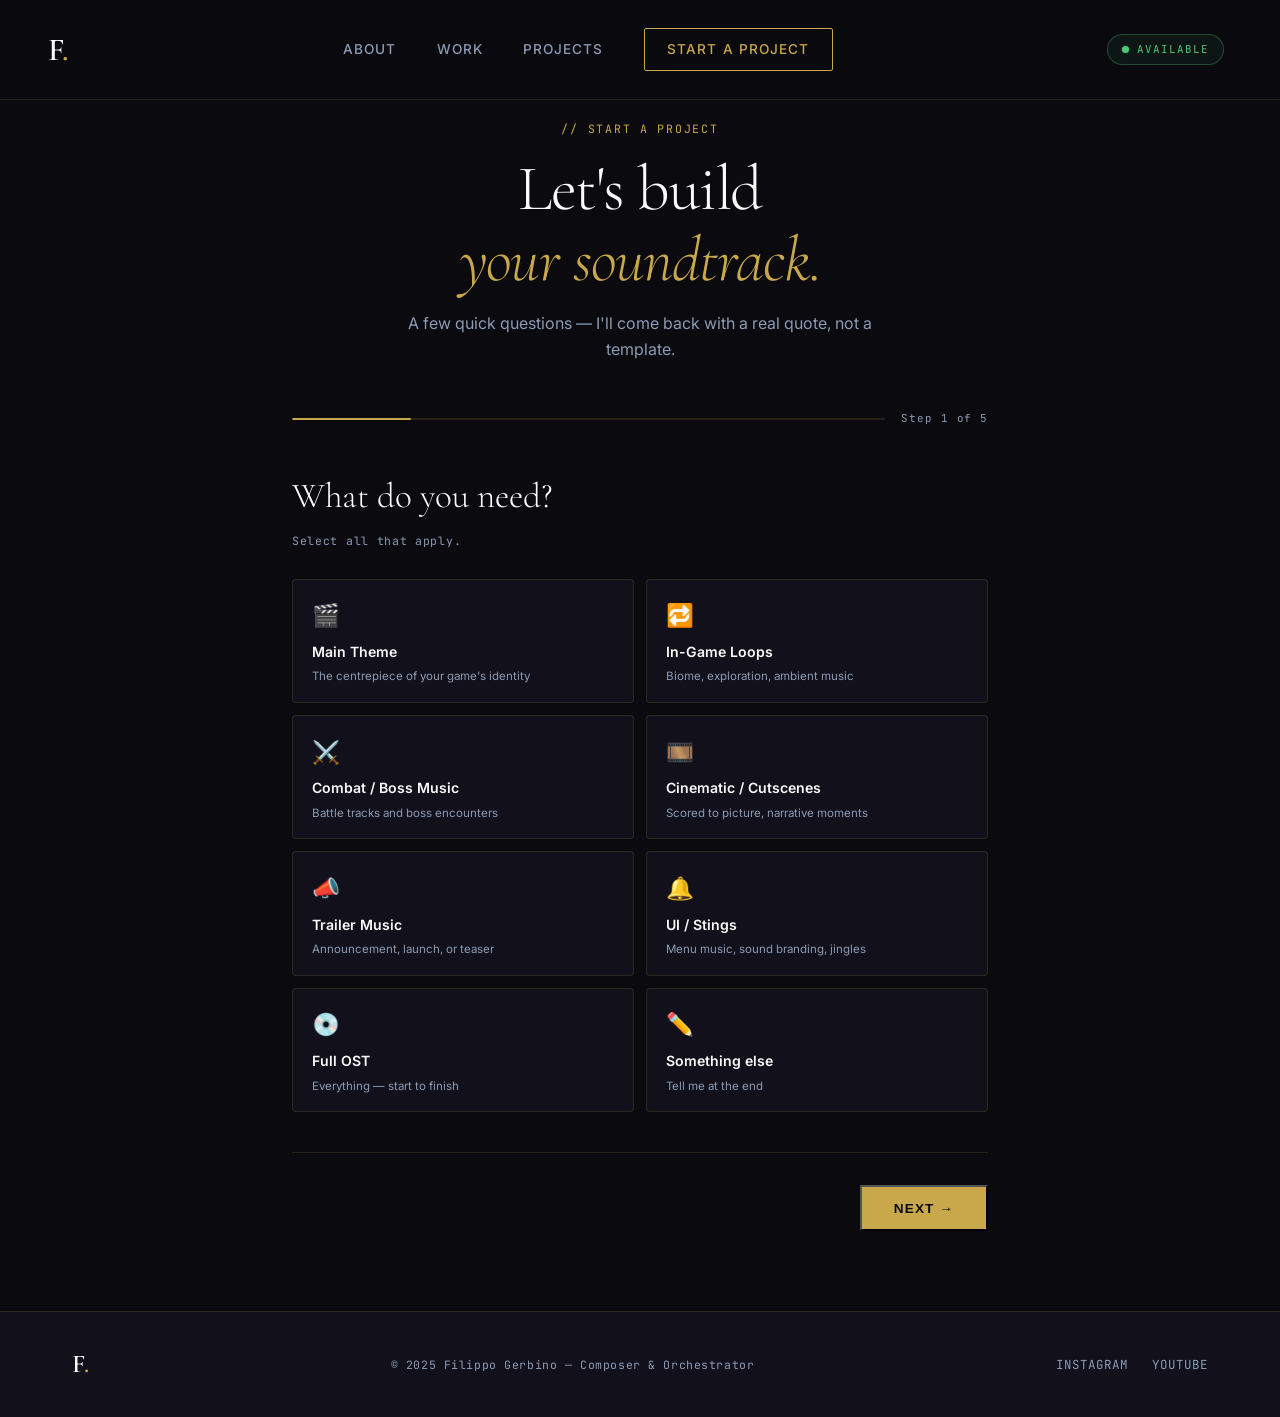
<file: start-a-project.html>
<!DOCTYPE html>
<html lang="en">
<head>
  <meta charset="UTF-8" />
  <meta name="viewport" content="width=device-width, initial-scale=1.0" />
  <title>Start a Project — Filippo Gerbino</title>
  <link rel="icon" type="image/x-icon" href="favicon.ico" />
  <link rel="icon" type="image/svg+xml" href="favicon.svg" />
  <link rel="apple-touch-icon" href="apple-touch-icon.png" />
  <link rel="preconnect" href="https://fonts.googleapis.com" />
  <link rel="preconnect" href="https://fonts.gstatic.com" crossorigin />
  <link href="https://fonts.googleapis.com/css2?family=Cormorant+Garamond:ital,wght@0,300;0,400;0,600;0,700;1,300;1,400&family=Inter:wght@300;400;500;600&family=JetBrains+Mono:wght@400;500&display=swap" rel="stylesheet" />
  <link rel="stylesheet" href="style.css" />
  <link rel="stylesheet" href="quote.css" />
</head>
<body class="quote-page">

  <!-- NAV -->
  <nav class="nav scrolled" id="nav">
    <a href="index.html" class="nav-logo">F<span class="gold">.</span></a>
    <div class="nav-links">
      <a href="index.html#about">About</a>
      <a href="index.html#portfolio">Work</a>
      <a href="index.html#projects">Projects</a>
      <a href="start-a-project.html" class="nav-cta">Start a Project</a>
    </div>
    <div class="available-badge">
      <span class="available-dot"></span>
      <span class="available-text mono">Available</span>
    </div>
    <button class="nav-hamburger" id="hamburger" aria-label="menu">
      <span></span><span></span><span></span>
    </button>
  </nav>

  <main class="quote-main">
    <div class="quote-container">

      <div class="quote-header">
        <p class="section-eyebrow mono">// Start a Project</p>
        <h1 class="quote-title">Let's build<br/><em>your soundtrack.</em></h1>
        <p class="quote-subtitle">A few quick questions — I'll come back with a real quote, not a template.</p>
      </div>

      <!-- PROGRESS BAR -->
      <div class="progress-wrap">
        <div class="progress-bar" id="progressBar"></div>
        <span class="progress-label mono" id="progressLabel">Step 1 of 5</span>
      </div>

      <!-- FORM -->
      <form id="quoteForm" class="quote-form">

        <!-- STEP 1: What do you need? -->
        <div class="step active" data-step="1">
          <h2 class="step-title">What do you need?</h2>
          <p class="step-hint mono">Select all that apply.</p>
          <div class="choice-grid multi">
            <label class="choice-item">
              <input type="checkbox" name="needs" value="Main Theme" />
              <span class="choice-label">
                <span class="choice-icon">🎬</span>
                <strong>Main Theme</strong>
                <small>The centrepiece of your game's identity</small>
              </span>
            </label>
            <label class="choice-item">
              <input type="checkbox" name="needs" value="In-Game Loops" />
              <span class="choice-label">
                <span class="choice-icon">🔁</span>
                <strong>In-Game Loops</strong>
                <small>Biome, exploration, ambient music</small>
              </span>
            </label>
            <label class="choice-item">
              <input type="checkbox" name="needs" value="Combat / Boss Music" />
              <span class="choice-label">
                <span class="choice-icon">⚔️</span>
                <strong>Combat / Boss Music</strong>
                <small>Battle tracks and boss encounters</small>
              </span>
            </label>
            <label class="choice-item">
              <input type="checkbox" name="needs" value="Cinematic / Cutscenes" />
              <span class="choice-label">
                <span class="choice-icon">🎞️</span>
                <strong>Cinematic / Cutscenes</strong>
                <small>Scored to picture, narrative moments</small>
              </span>
            </label>
            <label class="choice-item">
              <input type="checkbox" name="needs" value="Trailer Music" />
              <span class="choice-label">
                <span class="choice-icon">📣</span>
                <strong>Trailer Music</strong>
                <small>Announcement, launch, or teaser</small>
              </span>
            </label>
            <label class="choice-item">
              <input type="checkbox" name="needs" value="UI / Stings" />
              <span class="choice-label">
                <span class="choice-icon">🔔</span>
                <strong>UI / Stings</strong>
                <small>Menu music, sound branding, jingles</small>
              </span>
            </label>
            <label class="choice-item">
              <input type="checkbox" name="needs" value="Full OST" />
              <span class="choice-label">
                <span class="choice-icon">💿</span>
                <strong>Full OST</strong>
                <small>Everything — start to finish</small>
              </span>
            </label>
            <label class="choice-item">
              <input type="checkbox" name="needs" value="Other" />
              <span class="choice-label">
                <span class="choice-icon">✏️</span>
                <strong>Something else</strong>
                <small>Tell me at the end</small>
              </span>
            </label>
          </div>
        </div>

        <!-- STEP 2: How many minutes? -->
        <div class="step" data-step="2">
          <h2 class="step-title">How many minutes of music?</h2>
          <p class="step-hint mono">Approximate is fine — we'll refine it together.</p>
          <div class="slider-wrap">
            <div class="slider-value-display">
              <span class="slider-number" id="sliderDisplay">15</span>
              <span class="slider-unit mono">minutes</span>
            </div>
            <input type="range" id="minutesSlider" name="minutes" min="1" max="120" value="15" step="1" class="custom-slider" />
            <div class="slider-labels mono">
              <span>1 min</span>
              <span>30</span>
              <span>60</span>
              <span>90</span>
              <span>120 min</span>
            </div>
            <div class="slider-context mono" id="sliderContext">A few tracks — great for a jam or vertical slice.</div>
          </div>
        </div>

        <!-- STEP 3: Vibe / Instrumentation -->
        <div class="step" data-step="3">
          <h2 class="step-title">What's the vibe?</h2>
          <p class="step-hint mono">Pick the closest match — or mix and tell me more later.</p>
          <div class="choice-grid single">
            <label class="choice-item">
              <input type="radio" name="vibe" value="Full Orchestral" />
              <span class="choice-label">
                <span class="choice-icon">🎻</span>
                <strong>Full Orchestral</strong>
                <small>Strings, brass, woodwinds, choir — the works</small>
              </span>
            </label>
            <label class="choice-item">
              <input type="radio" name="vibe" value="Intimate & Acoustic" />
              <span class="choice-label">
                <span class="choice-icon">🪕</span>
                <strong>Intimate & Acoustic</strong>
                <small>Small ensemble, solo instruments, folk elements</small>
              </span>
            </label>
            <label class="choice-item">
              <input type="radio" name="vibe" value="Hybrid Orchestral" />
              <span class="choice-label">
                <span class="choice-icon">⚡</span>
                <strong>Hybrid Orchestral</strong>
                <small>Orchestra meets synths, electronic textures</small>
              </span>
            </label>
            <label class="choice-item">
              <input type="radio" name="vibe" value="Dark & Atmospheric" />
              <span class="choice-label">
                <span class="choice-icon">🌑</span>
                <strong>Dark & Atmospheric</strong>
                <small>Heavy brass, haunting choir, desolate textures</small>
              </span>
            </label>
            <label class="choice-item">
              <input type="radio" name="vibe" value="Epic & Cinematic" />
              <span class="choice-label">
                <span class="choice-icon">🏔️</span>
                <strong>Epic & Cinematic</strong>
                <small>Big, dramatic, built for trailers and boss fights</small>
              </span>
            </label>
            <label class="choice-item">
              <input type="radio" name="vibe" value="Not sure yet" />
              <span class="choice-label">
                <span class="choice-icon">💬</span>
                <strong>Not sure yet</strong>
                <small>Let's figure it out together</small>
              </span>
            </label>
          </div>
        </div>

        <!-- STEP 4: Implementation -->
        <div class="step" data-step="4">
          <h2 class="step-title">Do you need implementation?</h2>
          <p class="step-hint mono">How do you want to receive the audio?</p>
          <div class="choice-grid single">
            <label class="choice-item">
              <input type="radio" name="implementation" value="Just the tracks" />
              <span class="choice-label">
                <span class="choice-icon">🎵</span>
                <strong>Just the tracks</strong>
                <small>Stereo masters — I'll handle the rest</small>
              </span>
            </label>
            <label class="choice-item">
              <input type="radio" name="implementation" value="Stems" />
              <span class="choice-label">
                <span class="choice-icon">🎚️</span>
                <strong>Stems only</strong>
                <small>Separated layers for your audio engine</small>
              </span>
            </label>
            <label class="choice-item">
              <input type="radio" name="implementation" value="FMOD implementation" />
              <span class="choice-label">
                <span class="choice-icon">⚙️</span>
                <strong>FMOD implementation</strong>
                <small>Adaptive music, triggers, full integration</small>
              </span>
            </label>
            <label class="choice-item">
              <input type="radio" name="implementation" value="Not sure" />
              <span class="choice-label">
                <span class="choice-icon">💬</span>
                <strong>Not sure yet</strong>
                <small>We can figure this out together</small>
              </span>
            </label>
          </div>
        </div>

        <!-- STEP 5: Budget + contact -->
        <div class="step" data-step="5">
          <h2 class="step-title">What's your budget range?</h2>
          <p class="step-hint mono" id="budgetHint">Helps me tailor the proposal.</p>

          <div class="choice-grid single budget-grid">
            <label class="choice-item">
              <input type="radio" name="budget" value="Under $500" data-max="500" />
              <span class="choice-label"><strong>Under $500</strong><small>Game jams, short promos</small></span>
            </label>
            <label class="choice-item">
              <input type="radio" name="budget" value="$500 – $2,000" data-max="2000" />
              <span class="choice-label"><strong>$500 – $2,000</strong><small>Indie titles, vertical slices</small></span>
            </label>
            <label class="choice-item">
              <input type="radio" name="budget" value="$2,000 – $5,000" data-max="5000" />
              <span class="choice-label"><strong>$2,000 – $5,000</strong><small>Full indie releases</small></span>
            </label>
            <label class="choice-item">
              <input type="radio" name="budget" value="$5,000+" data-max="999999" />
              <span class="choice-label"><strong>$5,000+</strong><small>Larger productions, full OST + live</small></span>
            </label>
            <label class="choice-item">
              <input type="radio" name="budget" value="Let's discuss" data-max="999999" />
              <span class="choice-label"><strong>Let's discuss</strong><small>I'd rather talk it through</small></span>
            </label>
          </div>

          <!-- Budget too low warning -->
          <div class="budget-warning hidden" id="budgetWarning">
            <span class="budget-warning-icon">✕</span>
            <div>
              <strong>This budget doesn't cover the scope.</strong>
              <p id="budgetWarningText"></p>
            </div>
          </div>

          <div class="contact-fields" id="contactFields">
            <p class="section-eyebrow mono" style="margin-top:2.5rem;">// Your details</p>
            <div class="form-row" style="margin-top:1rem;">
              <div class="form-group">
                <label for="q-name" class="mono">// Name</label>
                <input type="text" id="q-name" name="name" placeholder="Your name" required />
              </div>
              <div class="form-group">
                <label for="q-email" class="mono">// Email</label>
                <input type="email" id="q-email" name="email" placeholder="your@email.com" required />
              </div>
            </div>
            <div class="form-group" style="margin-top:1rem;">
              <label for="q-extra" class="mono">// Anything else?</label>
              <textarea id="q-extra" name="extra" placeholder="Game concept, reference tracks, deadline, anything that helps..." rows="4"></textarea>
            </div>
          </div>
        </div>

        <!-- NAV BUTTONS -->
        <div class="step-nav">
          <button type="button" class="btn-ghost" id="prevBtn" style="visibility:hidden">← Back</button>
          <button type="button" class="btn-primary" id="nextBtn">Next →</button>
          <button type="submit" class="btn-primary large hidden" id="submitBtn">Get My Custom Quote</button>
        </div>

      </form>

      <!-- SUCCESS -->
      <div class="quote-success hidden" id="quoteSuccess">
        <div class="success-icon">✓</div>
        <h2>Quote request sent.</h2>
        <p>I'll review your brief and get back to you within 48 hours with a tailored proposal.</p>
        <a href="index.html" class="btn-ghost" style="margin-top:1.5rem;">← Back to portfolio</a>
      </div>

    </div>
  </main>

  <footer class="footer">
    <div class="container footer-inner">
      <div class="footer-logo">F<span class="gold">.</span></div>
      <p class="footer-copy mono">© 2025 Filippo Gerbino — Composer & Orchestrator</p>
      <div class="footer-links">
        <a href="https://www.instagram.com/filippo__g/" target="_blank" rel="noopener">Instagram</a>
        <a href="https://www.youtube.com/@GerbinoScores" target="_blank" rel="noopener">YouTube</a>
      </div>
    </div>
  </footer>

  <script src="quote.js"></script>
</body>
</html>
</file>
<file: style.css>
/* ============================================
   TOKENS
   ============================================ */
:root {
  --ink: #0A0A0F;
  --void: #1A1025;
  --gold: #C9A84C;
  --gold-dim: #8A6B2A;
  --parchment: #F0E6CC;
  --mist: #8B9BB4;
  --white: #FAFAFA;
  --surface: #12101A;
  --surface-2: #1E1A2E;
  --border: rgba(201, 168, 76, 0.15);

  --font-display: 'Cormorant Garamond', serif;
  --font-body: 'Inter', sans-serif;
  --font-mono: 'JetBrains Mono', monospace;

  --ease-out: cubic-bezier(0.22, 1, 0.36, 1);
  --ease-in-out: cubic-bezier(0.65, 0, 0.35, 1);
}

/* ============================================
   RESET & BASE
   ============================================ */
*, *::before, *::after { box-sizing: border-box; margin: 0; padding: 0; }

html { scroll-behavior: smooth; font-size: 16px; }

body {
  background: var(--ink);
  color: var(--white);
  font-family: var(--font-body);
  line-height: 1.6;
  overflow-x: hidden;
}

a { color: inherit; text-decoration: none; }
img { max-width: 100%; display: block; }

.mono { font-family: var(--font-mono); }
.gold { color: var(--gold); }
.hidden { display: none !important; }
.center { text-align: center; }

.container {
  max-width: 1200px;
  margin: 0 auto;
  padding: 0 2rem;
}

.section { padding: 120px 0; }

/* ============================================
   NAV
   ============================================ */
.nav {
  position: fixed;
  top: 0;
  left: 0;
  right: 0;
  z-index: 100;
  display: flex;
  align-items: center;
  justify-content: space-between;
  padding: 1.5rem 3rem;
  transition: background 0.4s var(--ease-out), backdrop-filter 0.4s;
}

.nav.scrolled {
  background: rgba(10, 10, 15, 0.85);
  backdrop-filter: blur(20px);
  border-bottom: 1px solid var(--border);
}

.nav-logo {
  font-family: var(--font-display);
  font-size: 2rem;
  font-weight: 600;
  letter-spacing: -0.02em;
}

.nav-links {
  display: flex;
  align-items: center;
  gap: 2.5rem;
}

.nav-links a {
  font-size: 0.85rem;
  font-weight: 500;
  letter-spacing: 0.08em;
  text-transform: uppercase;
  color: var(--mist);
  transition: color 0.2s;
}

.nav-links a:hover { color: var(--white); }

.nav-cta {
  padding: 0.6rem 1.4rem;
  border: 1px solid var(--gold);
  border-radius: 2px;
  color: var(--gold) !important;
  transition: background 0.2s, color 0.2s !important;
}

.nav-cta:hover {
  background: var(--gold) !important;
  color: var(--ink) !important;
}

.nav-hamburger {
  display: none;
  flex-direction: column;
  gap: 5px;
  background: none;
  border: none;
  cursor: pointer;
  padding: 4px;
}

.nav-hamburger span {
  display: block;
  width: 24px;
  height: 1.5px;
  background: var(--white);
  transition: transform 0.3s;
}

/* ============================================
   HERO
   ============================================ */
.hero {
  position: relative;
  min-height: 100vh;
  display: flex;
  align-items: center;
  overflow: hidden;
}

#scoreCanvas {
  position: absolute;
  inset: 0;
  width: 100%;
  height: 100%;
  opacity: 0.18;
}

.hero-content {
  position: relative;
  z-index: 2;
  max-width: 820px;
  padding: 0 3rem;
  padding-top: 8rem;
}

.hero-eyebrow {
  font-size: 0.78rem;
  color: var(--gold);
  letter-spacing: 0.12em;
  margin-bottom: 1.5rem;
  opacity: 0;
  transform: translateY(20px);
  animation: fadeUp 0.8s var(--ease-out) 0.3s forwards;
}

.hero-title {
  font-family: var(--font-display);
  font-size: clamp(3.5rem, 8vw, 7.5rem);
  font-weight: 300;
  line-height: 1.0;
  letter-spacing: -0.02em;
  color: var(--white);
  margin-bottom: 1.5rem;
  opacity: 0;
  transform: translateY(30px);
  animation: fadeUp 1s var(--ease-out) 0.5s forwards;
}

.hero-title em {
  font-style: italic;
  color: var(--gold);
}

.hero-sub {
  font-size: 1.05rem;
  color: var(--mist);
  max-width: 520px;
  line-height: 1.7;
  margin-bottom: 2.5rem;
  opacity: 0;
  transform: translateY(20px);
  animation: fadeUp 0.8s var(--ease-out) 0.75s forwards;
}

.hero-actions {
  display: flex;
  gap: 1rem;
  flex-wrap: wrap;
  opacity: 0;
  transform: translateY(20px);
  animation: fadeUp 0.8s var(--ease-out) 0.95s forwards;
}

.hero-scroll-hint {
  position: absolute;
  bottom: 2.5rem;
  left: 3rem;
  display: flex;
  align-items: center;
  gap: 1rem;
  opacity: 0;
  animation: fadeUp 0.8s var(--ease-out) 1.5s forwards;
}

.hero-scroll-hint span {
  font-size: 0.7rem;
  letter-spacing: 0.15em;
  color: var(--mist);
  text-transform: uppercase;
}

.scroll-line {
  width: 60px;
  height: 1px;
  background: var(--gold);
  transform-origin: left;
  animation: expandLine 1.5s var(--ease-out) 1.8s both;
}

/* ============================================
   BUTTONS
   ============================================ */
.btn-primary {
  display: inline-flex;
  align-items: center;
  gap: 0.5rem;
  padding: 0.85rem 2rem;
  background: var(--gold);
  color: var(--ink);
  font-size: 0.85rem;
  font-weight: 600;
  letter-spacing: 0.08em;
  text-transform: uppercase;
  border-radius: 2px;
  transition: background 0.2s, transform 0.2s;
}

.btn-primary:hover {
  background: var(--parchment);
  transform: translateY(-2px);
}

.btn-primary.large {
  font-size: 0.95rem;
  padding: 1.1rem 2.5rem;
}

.btn-ghost {
  display: inline-flex;
  align-items: center;
  padding: 0.85rem 2rem;
  border: 1px solid rgba(255,255,255,0.2);
  color: var(--mist);
  font-size: 0.85rem;
  font-weight: 500;
  letter-spacing: 0.08em;
  text-transform: uppercase;
  border-radius: 2px;
  transition: border-color 0.2s, color 0.2s;
}

.btn-ghost:hover {
  border-color: var(--white);
  color: var(--white);
}

/* ============================================
   MARQUEE
   ============================================ */
.marquee-wrap {
  border-top: 1px solid var(--border);
  border-bottom: 1px solid var(--border);
  background: var(--surface);
  overflow: hidden;
  padding: 0.9rem 0;
}

.marquee-track {
  display: flex;
  gap: 2rem;
  width: max-content;
  animation: marquee 30s linear infinite;
}

.marquee-track span {
  font-size: 0.75rem;
  font-family: var(--font-mono);
  letter-spacing: 0.1em;
  text-transform: uppercase;
  color: var(--mist);
  white-space: nowrap;
}

.marquee-track .dot { color: var(--gold); }

/* ============================================
   SECTION LABELS
   ============================================ */
.section-eyebrow {
  font-size: 0.72rem;
  letter-spacing: 0.15em;
  text-transform: uppercase;
  color: var(--gold);
  margin-bottom: 1rem;
}

.section-title {
  font-family: var(--font-display);
  font-size: clamp(2.2rem, 4.5vw, 3.8rem);
  font-weight: 300;
  line-height: 1.1;
  letter-spacing: -0.01em;
  margin-bottom: 2rem;
}

.section-title em {
  font-style: italic;
  color: var(--gold);
}

.section-title.center { text-align: center; }

/* ============================================
   ABOUT
   ============================================ */
.about { background: var(--surface); }

.about-grid {
  display: grid;
  grid-template-columns: 1fr 1fr;
  gap: 5rem;
  align-items: start;
}

.about-body {
  color: var(--mist);
  margin-bottom: 1.2rem;
  line-height: 1.75;
  font-size: 1.02rem;
}

.about-single {
  color: var(--mist);
  font-size: 0.95rem;
  line-height: 1.7;
  margin-bottom: 1.5rem;
}

.stat-row {
  display: flex;
  gap: 0;
  margin: 2rem 0;
  border: 1px solid var(--border);
  border-radius: 4px;
  overflow: hidden;
}

.stat-block {
  flex: 1;
  padding: 1.4rem 1.2rem;
  display: flex;
  flex-direction: column;
  gap: 0.4rem;
  border-right: 1px solid var(--border);
  transition: background 0.2s;
}

.stat-block:last-child { border-right: none; }
.stat-block:hover { background: rgba(201, 168, 76, 0.04); }

.stat-num {
  font-family: var(--font-display);
  font-size: 2.4rem;
  font-weight: 300;
  color: var(--gold);
  line-height: 1;
}

.stat-label {
  font-family: var(--font-mono);
  font-size: 0.68rem;
  color: var(--mist);
  letter-spacing: 0.04em;
  line-height: 1.5;
  text-transform: uppercase;
}

.about-tags {
  display: flex;
  flex-wrap: wrap;
  gap: 0.6rem;
  margin-top: 2rem;
}

.tag {
  padding: 0.4rem 0.9rem;
  border: 1px solid var(--border);
  border-radius: 100px;
  font-size: 0.75rem;
  font-family: var(--font-mono);
  letter-spacing: 0.05em;
  color: var(--mist);
  transition: border-color 0.2s, color 0.2s;
}

.tag:hover {
  border-color: var(--gold);
  color: var(--gold);
}

/* Pipeline card */
.pipeline-card {
  background: var(--surface-2);
  border: 1px solid var(--border);
  border-radius: 4px;
  padding: 2rem;
}

.pipeline-label {
  font-size: 0.7rem;
  color: var(--gold);
  letter-spacing: 0.15em;
  text-transform: uppercase;
  margin-bottom: 1.5rem;
}

.pipeline-steps { display: flex; flex-direction: column; gap: 1.5rem; }

.pipeline-step {
  display: flex;
  gap: 1rem;
  align-items: flex-start;
  padding-left: 0;
  position: relative;
  opacity: 0;
  transform: translateX(20px);
  transition: opacity 0.5s var(--ease-out), transform 0.5s var(--ease-out);
}

.pipeline-step.visible {
  opacity: 1;
  transform: translateX(0);
}

.pipeline-step:not(:last-child)::after {
  content: '';
  position: absolute;
  left: 17px;
  top: 36px;
  bottom: -1.5rem;
  width: 1px;
  background: var(--border);
}

.step-icon {
  width: 36px;
  height: 36px;
  display: flex;
  align-items: center;
  justify-content: center;
  background: rgba(201, 168, 76, 0.1);
  border: 1px solid var(--border);
  border-radius: 50%;
  font-size: 1rem;
  flex-shrink: 0;
  color: var(--gold);
}

.pipeline-step strong {
  display: block;
  font-size: 0.9rem;
  font-weight: 600;
  color: var(--white);
  margin-bottom: 0.25rem;
}

.pipeline-step p {
  font-size: 0.82rem;
  color: var(--mist);
  line-height: 1.5;
}

/* ============================================
   STYLE / REFERENCES
   ============================================ */
.style-section { background: var(--ink); }

.refs-grid {
  display: grid;
  grid-template-columns: repeat(4, 1fr);
  gap: 1.5rem;
  margin-top: 3rem;
}

.ref-card {
  background: var(--surface);
  border: 1px solid var(--border);
  border-radius: 4px;
  padding: 1.8rem 1.5rem;
  position: relative;
  overflow: hidden;
  transition: border-color 0.3s, transform 0.3s;
  cursor: default;
}

.ref-card::before {
  content: '';
  position: absolute;
  inset: 0;
  background: linear-gradient(135deg, rgba(201,168,76,0.05) 0%, transparent 60%);
  opacity: 0;
  transition: opacity 0.3s;
}

.ref-card:hover {
  border-color: rgba(201,168,76,0.4);
  transform: translateY(-4px);
}

.ref-card:hover::before { opacity: 1; }

.ref-game {
  font-family: var(--font-display);
  font-size: 1.15rem;
  font-weight: 600;
  color: var(--parchment);
  margin-bottom: 0.75rem;
  line-height: 1.3;
}

.ref-desc {
  font-size: 0.82rem;
  color: var(--mist);
  line-height: 1.6;
}



/* ============================================
   REFS CONTEXT LINE
   ============================================ */
.refs-context {
  text-align: center;
  font-family: var(--font-mono);
  font-size: 0.72rem;
  color: var(--mist);
  letter-spacing: 0.06em;
  margin-bottom: 2.5rem;
  opacity: 0.7;
}

/* ============================================
   PROJECTS
   ============================================ */
.projects { background: var(--surface); }

.projects-grid {
  display: grid;
  grid-template-columns: 1fr 1fr;
  gap: 1.5rem;
  margin-top: 3rem;
  margin-bottom: 4rem;
}

.project-card {
  background: var(--surface-2);
  border: 1px solid var(--border);
  border-radius: 4px;
  padding: 2rem;
  transition: border-color 0.3s, transform 0.3s;
}

.project-card:hover {
  border-color: rgba(201, 168, 76, 0.35);
  transform: translateY(-3px);
}

.project-header {
  display: flex;
  justify-content: space-between;
  align-items: flex-start;
  margin-bottom: 1rem;
}

.project-type {
  font-size: 0.68rem;
  color: var(--gold);
  letter-spacing: 0.1em;
  text-transform: uppercase;
}

.project-link {
  font-size: 0.72rem;
  color: var(--mist);
  letter-spacing: 0.06em;
  transition: color 0.2s;
  white-space: nowrap;
}

.project-link:hover { color: var(--gold); }

.project-title {
  font-family: var(--font-display);
  font-size: 1.8rem;
  font-weight: 400;
  color: var(--parchment);
  margin-bottom: 0.75rem;
  line-height: 1.1;
}

.project-desc {
  font-size: 0.85rem;
  color: var(--mist);
  line-height: 1.65;
  margin-bottom: 1.2rem;
}

.project-tracks {
  display: flex;
  flex-direction: column;
  gap: 0.25rem;
  font-size: 0.7rem;
  color: rgba(201, 168, 76, 0.6);
  letter-spacing: 0.04em;
}

/* Training row */
.training-row {
  border-top: 1px solid var(--border);
  padding-top: 3rem;
}

.training-row .section-eyebrow {
  margin-bottom: 1.5rem;
}

.training-grid {
  display: flex;
  align-items: center;
  gap: 0;
}

.training-item {
  flex: 1;
  display: flex;
  flex-direction: column;
  gap: 0.35rem;
  padding: 1.2rem;
}

.training-name {
  font-family: var(--font-display);
  font-size: 1.25rem;
  font-weight: 400;
  color: var(--parchment);
}

.training-label {
  font-size: 0.68rem;
  color: var(--gold);
  letter-spacing: 0.1em;
  text-transform: uppercase;
}

.training-divider {
  width: 1px;
  height: 50px;
  background: var(--border);
  flex-shrink: 0;
}

/* ============================================
   PORTFOLIO / PLAYER
   ============================================ */
.portfolio { background: var(--surface); }

.portfolio-sub {
  color: var(--mist);
  margin-bottom: 3rem;
  font-size: 1rem;
}

.tracks-list {
  display: flex;
  flex-direction: column;
  gap: 0;
  border: 1px solid var(--border);
  border-radius: 4px;
  overflow: hidden;
}

.track-item {
  display: grid;
  grid-template-columns: 56px 220px 1fr 80px;
  align-items: center;
  gap: 1.5rem;
  padding: 1.4rem 1.5rem;
  border-bottom: 1px solid var(--border);
  cursor: pointer;
  transition: background 0.2s;
  position: relative;
}

.track-item:last-child { border-bottom: none; }

.track-item:hover { background: rgba(201, 168, 76, 0.04); }

.track-item.active { background: rgba(201, 168, 76, 0.06); }

.track-play-btn {
  width: 44px;
  height: 44px;
  border-radius: 50%;
  border: 1px solid var(--border);
  display: flex;
  align-items: center;
  justify-content: center;
  flex-shrink: 0;
  transition: border-color 0.2s, background 0.2s;
}

.track-item.active .track-play-btn,
.track-item:hover .track-play-btn {
  border-color: var(--gold);
  background: rgba(201, 168, 76, 0.1);
}

.track-play-btn svg {
  width: 16px;
  height: 16px;
  fill: var(--mist);
  transition: fill 0.2s;
}

.track-item.active .track-play-btn svg,
.track-item:hover .track-play-btn svg { fill: var(--gold); }

.track-info {
  display: flex;
  flex-direction: column;
  gap: 0.25rem;
}

.track-title {
  font-size: 1rem;
  font-weight: 500;
  color: var(--white);
  font-family: var(--font-display);
}

.track-genre {
  font-size: 0.7rem;
  color: var(--mist);
  letter-spacing: 0.05em;
}

.track-waveform {
  position: relative;
  height: 48px;
  cursor: pointer;
  flex: 1;
  min-width: 0;
}

.waveform-canvas {
  display: block;
  width: 100%;
  height: 100%;
  cursor: pointer;
}

.waveform-progress {
  display: none; /* handled by canvas redraw now */
}

.track-time {
  font-size: 0.72rem;
  color: var(--mist);
  white-space: nowrap;
  text-align: right;
}

.track-time .separator { margin: 0 0.2rem; opacity: 0.4; }

.audio-note {
  margin-top: 1.5rem;
  font-size: 0.72rem;
  color: var(--mist);
  opacity: 0.6;
  text-align: center;
  letter-spacing: 0.03em;
}

.audio-note code {
  background: rgba(201,168,76,0.12);
  padding: 0.1rem 0.4rem;
  border-radius: 2px;
  color: var(--gold);
}

/* ============================================
   SERVICES
   ============================================ */
.services { background: var(--void); }

.services-grid {
  display: grid;
  grid-template-columns: repeat(4, 1fr);
  gap: 1.5rem;
  margin-top: 3rem;
}

.service-card {
  background: var(--surface);
  border: 1px solid var(--border);
  border-radius: 4px;
  padding: 2rem 1.5rem;
  transition: border-color 0.3s, transform 0.3s;
}

.service-card:hover {
  border-color: rgba(201,168,76,0.35);
  transform: translateY(-4px);
}

.service-icon {
  font-size: 2rem;
  margin-bottom: 1rem;
}

.service-card h3 {
  font-family: var(--font-display);
  font-size: 1.3rem;
  font-weight: 600;
  color: var(--parchment);
  margin-bottom: 0.75rem;
}

.service-card p {
  font-size: 0.82rem;
  color: var(--mist);
  line-height: 1.65;
}

/* ============================================
   CONTACT FORM
   ============================================ */
.contact-form {
  width: 100%;
  max-width: 620px;
  margin: 0 auto;
  display: flex;
  flex-direction: column;
  gap: 1.2rem;
}

.form-row {
  display: grid;
  grid-template-columns: 1fr 1fr;
  gap: 1.2rem;
}

.form-group {
  display: flex;
  flex-direction: column;
  gap: 0.5rem;
  text-align: left;
}

.form-group label {
  font-size: 0.68rem;
  color: var(--gold);
  letter-spacing: 0.12em;
  text-transform: uppercase;
}

.form-group input,
.form-group textarea {
  background: rgba(255,255,255,0.04);
  border: 1px solid var(--border);
  border-radius: 3px;
  padding: 0.85rem 1rem;
  color: var(--white);
  font-family: var(--font-body);
  font-size: 0.9rem;
  outline: none;
  transition: border-color 0.2s, background 0.2s;
  resize: none;
  width: 100%;
}

.form-group input::placeholder,
.form-group textarea::placeholder {
  color: rgba(139,155,180,0.45);
}

.form-group input:focus,
.form-group textarea:focus {
  border-color: rgba(201,168,76,0.5);
  background: rgba(255,255,255,0.06);
}

.form-group input[aria-invalid="true"],
.form-group textarea[aria-invalid="true"] {
  border-color: rgba(220, 80, 80, 0.6);
}

.field-error {
  font-family: var(--font-mono);
  font-size: 0.65rem;
  color: rgba(220, 100, 100, 0.9);
  letter-spacing: 0.04em;
  min-height: 1em;
}

.contact-form .btn-primary {
  align-self: center;
  min-width: 160px;
  justify-content: center;
}

.contact-form .btn-primary[disabled] {
  opacity: 0.5;
  cursor: not-allowed;
  transform: none;
}

.btn-sending { display: none; }
.btn-sending.visible { display: inline; }

.form-success {
  display: flex;
  align-items: center;
  gap: 0.75rem;
  justify-content: center;
  padding: 1.2rem 1.5rem;
  border: 1px solid rgba(201,168,76,0.3);
  border-radius: 3px;
  background: rgba(201,168,76,0.06);
  color: var(--parchment);
  font-size: 0.9rem;
  margin-bottom: 1rem;
  max-width: 620px;
  margin-left: auto;
  margin-right: auto;
}

.form-success-icon {
  font-size: 1.1rem;
  color: var(--gold);
}

.form-error {
  text-align: center;
  font-family: var(--font-mono);
  font-size: 0.72rem;
  color: rgba(220,100,100,0.9);
  margin-bottom: 0.5rem;
  max-width: 620px;
  margin-left: auto;
  margin-right: auto;
}

.hidden { display: none !important; }

@media (max-width: 600px) {
  .form-row { grid-template-columns: 1fr; }
}

/* ============================================
   CTA
   ============================================ */
.cta-section {
  background: var(--ink);
  position: relative;
  padding: 140px 0;
  overflow: hidden;
}

.cta-bg-notes {
  position: absolute;
  inset: 0;
  pointer-events: none;
  overflow: hidden;
}

.cta-inner {
  position: relative;
  z-index: 2;
  text-align: center;
}

.cta-title {
  font-family: var(--font-display);
  font-size: clamp(2.5rem, 5vw, 4.5rem);
  font-weight: 300;
  line-height: 1.1;
  letter-spacing: -0.02em;
  margin-bottom: 1.2rem;
}

.cta-title em {
  font-style: italic;
  color: var(--gold);
}

.cta-sub {
  color: var(--mist);
  font-size: 1.05rem;
  margin-bottom: 2.5rem;
  max-width: 480px;
  margin-left: auto;
  margin-right: auto;
}

/* ============================================
   FOOTER
   ============================================ */
.footer {
  background: var(--surface);
  border-top: 1px solid var(--border);
  padding: 2rem 0;
}

.footer-inner {
  display: flex;
  align-items: center;
  justify-content: space-between;
  gap: 1rem;
  flex-wrap: wrap;
}

.footer-logo {
  font-family: var(--font-display);
  font-size: 1.6rem;
  font-weight: 600;
}

.footer-copy {
  font-size: 0.72rem;
  color: var(--mist);
  letter-spacing: 0.05em;
}

.footer-links {
  display: flex;
  gap: 1.5rem;
}

.footer-links a {
  font-size: 0.78rem;
  font-family: var(--font-mono);
  letter-spacing: 0.08em;
  color: var(--mist);
  text-transform: uppercase;
  transition: color 0.2s;
}

.footer-links a:hover { color: var(--gold); }

/* ============================================
   SCROLL REVEAL
   ============================================ */
.reveal {
  opacity: 0;
  transform: translateY(30px);
  transition: opacity 0.7s var(--ease-out), transform 0.7s var(--ease-out);
}

.reveal.visible {
  opacity: 1;
  transform: translateY(0);
}

.reveal-delay-1 { transition-delay: 0.1s; }
.reveal-delay-2 { transition-delay: 0.2s; }
.reveal-delay-3 { transition-delay: 0.3s; }
.reveal-delay-4 { transition-delay: 0.4s; }

/* ============================================
   ANIMATIONS
   ============================================ */
@keyframes fadeUp {
  to { opacity: 1; transform: translateY(0); }
}

@keyframes marquee {
  from { transform: translateX(0); }
  to { transform: translateX(-50%); }
}

@keyframes expandLine {
  from { transform: scaleX(0); }
  to { transform: scaleX(1); }
}

@keyframes floatNote {
  0% { opacity: 0; transform: translateY(0) rotate(var(--r, 0deg)); }
  15% { opacity: 0.6; }
  85% { opacity: 0.4; }
  100% { opacity: 0; transform: translateY(-120px) rotate(var(--r, 20deg)); }
}

/* ============================================
   RESPONSIVE
   ============================================ */
@media (max-width: 1024px) {
  .refs-grid { grid-template-columns: repeat(2, 1fr); }
  .services-grid { grid-template-columns: repeat(2, 1fr); }
  .about-grid { grid-template-columns: 1fr; gap: 3rem; }
  .projects-grid { grid-template-columns: 1fr; }
  .training-grid { flex-direction: column; align-items: flex-start; gap: 1rem; }
  .training-divider { width: 40px; height: 1px; }
}

@media (max-width: 768px) {
  .nav { padding: 1.2rem 1.5rem; }
  .nav-links { display: none; }
  .nav-hamburger { display: flex; }

  .hero-content { padding: 0 1.5rem; padding-top: 7rem; }
  .hero-scroll-hint { left: 1.5rem; }

  .container { padding: 0 1.5rem; }
  .section { padding: 80px 0; }

  .track-item {
    grid-template-columns: 44px 1fr 60px;
    grid-template-rows: auto auto;
    gap: 0.75rem 1rem;
  }

  .track-waveform {
    grid-column: 1 / -1;
    grid-row: 2;
    height: 36px;
  }

  .track-time { font-size: 0.68rem; }

  .refs-grid { grid-template-columns: 1fr; }
  .services-grid { grid-template-columns: 1fr; }

  .footer-inner { flex-direction: column; text-align: center; }
}

@media (prefers-reduced-motion: reduce) {
  *, *::before, *::after {
    animation-duration: 0.01ms !important;
    transition-duration: 0.01ms !important;
  }
}
</file>
<file: quote.css>
/* ============================================
   AVAILABLE BADGE
   ============================================ */
.available-badge {
  display: flex;
  align-items: center;
  gap: 0.5rem;
  padding: 0.35rem 0.85rem;
  border: 1px solid rgba(80, 200, 120, 0.3);
  border-radius: 100px;
  background: rgba(80, 200, 120, 0.07);
  margin-right: 0.5rem;
}

.available-dot {
  width: 7px;
  height: 7px;
  border-radius: 50%;
  background: #50C878;
  box-shadow: 0 0 3px rgba(80, 200, 120, 0.4);
  animation: pulse-intermittent 4s ease-in-out infinite;
  flex-shrink: 0;
}

.available-text {
  font-size: 0.68rem;
  color: #50C878;
  letter-spacing: 0.1em;
  text-transform: uppercase;
}

@keyframes pulse-intermittent {
  0%,  38% { box-shadow: 0 0 3px rgba(80,200,120,0.4); opacity: 1; }
  45%       { box-shadow: 0 0 12px rgba(80,200,120,1);  opacity: 0.6; }
  52%       { box-shadow: 0 0 3px rgba(80,200,120,0.4); opacity: 1; }
  59%       { box-shadow: 0 0 10px rgba(80,200,120,0.9); opacity: 0.75; }
  66%, 100% { box-shadow: 0 0 3px rgba(80,200,120,0.4); opacity: 1; }
}

/* Nav layout with badge */
.nav {
  gap: 1.5rem;
}

/* ============================================
   INTRO VIDEO
   ============================================ */
.showreel {
  background: var(--void);
  padding-bottom: 0;
}

.showreel .container {
  padding-bottom: 2rem;
}

.video-wrapper-full {
  position: relative;
  width: min(820px, 90%);
  margin: 0 auto;
  padding-bottom: min(461px, 50.625%); /* 16:9 of 90% width */
  overflow: hidden;
  border-radius: 6px;
  border: 1px solid var(--border);
}

.video-wrapper-full iframe {
  position: absolute;
  inset: 0;
  width: 100%;
  height: 100%;
}

@media (max-width: 768px) {
  .video-wrapper-full {
    width: 100%;
    padding-bottom: 56.25%;
    border-radius: 3px;
  }
}

/* ============================================
   TESTIMONIALS CAROUSEL
   ============================================ */
.testimonials {
  background: var(--ink);
  overflow: hidden;
}

.testimonials .container {
  padding-bottom: 2rem;
}

.testimonials-carousel {
  position: relative;
  width: 100%;
  padding-bottom: 60px;
}

.carousel-track {
  display: flex;
  transition: transform 0.55s cubic-bezier(0.22, 1, 0.36, 1);
  will-change: transform;
}

.testimonial-card {
  min-width: 100%;
  padding: 3rem max(2rem, calc((100vw - 900px) / 2));
  display: flex;
  flex-direction: column;
  gap: 2rem;
  position: relative;
  box-sizing: border-box;
}

.testimonial-quote-mark {
  font-family: var(--font-display);
  font-size: clamp(6rem, 12vw, 10rem);
  color: var(--gold);
  opacity: 0.12;
  line-height: 0.7;
  pointer-events: none;
  user-select: none;
}

.testimonial-quote {
  font-family: var(--font-display);
  font-style: italic;
  font-size: clamp(1.4rem, 3vw, 2.2rem);
  line-height: 1.45;
  color: var(--parchment);
  font-weight: 300;
  max-width: 900px;
  margin: 0;
  padding: 0;
  border: none;
}

.testimonial-author {
  display: flex;
  flex-direction: column;
  gap: 0.3rem;
  padding-top: 1.5rem;
  border-top: 1px solid var(--border);
  max-width: 900px;
}

.testimonial-name {
  font-weight: 600;
  font-size: 1rem;
  color: var(--white);
}

.testimonial-role {
  font-size: 0.7rem;
  color: var(--gold);
  letter-spacing: 0.1em;
  text-transform: uppercase;
}

/* Controls */
.carousel-controls {
  position: absolute;
  bottom: 0;
  left: 0;
  right: 0;
  display: flex;
  align-items: center;
  justify-content: center;
  gap: 1.5rem;
  padding: 0 2rem 0.5rem;
}

.carousel-btn {
  background: none;
  border: 1px solid var(--border);
  color: var(--mist);
  font-size: 0.9rem;
  width: 36px;
  height: 36px;
  border-radius: 50%;
  cursor: pointer;
  transition: border-color 0.2s, color 0.2s, background 0.2s;
  display: flex;
  align-items: center;
  justify-content: center;
}

.carousel-btn:hover {
  border-color: var(--gold);
  color: var(--gold);
  background: rgba(201,168,76,0.06);
}

.carousel-dots {
  display: flex;
  gap: 0.5rem;
  align-items: center;
}

.carousel-dot {
  width: 6px;
  height: 6px;
  border-radius: 50%;
  background: var(--border);
  cursor: pointer;
  transition: background 0.3s, transform 0.3s;
  border: none;
}

.carousel-dot.active {
  background: var(--gold);
  transform: scale(1.3);
}

/* ============================================
   QUOTE PAGE
   ============================================ */
.quote-page {
  background: var(--ink);
  min-height: 100vh;
}

.quote-main {
  padding: 120px 0 80px;
  min-height: calc(100vh - 80px);
}

.quote-container {
  max-width: 760px;
  margin: 0 auto;
  padding: 0 2rem;
}

.quote-header {
  text-align: center;
  margin-bottom: 3rem;
}

.quote-title {
  font-family: var(--font-display);
  font-size: clamp(2.5rem, 5vw, 4rem);
  font-weight: 300;
  line-height: 1.1;
  letter-spacing: -0.02em;
  margin: 0.75rem 0 1rem;
}

.quote-title em { font-style: italic; color: var(--gold); }

.quote-subtitle {
  color: var(--mist);
  font-size: 1rem;
  max-width: 480px;
  margin: 0 auto;
}

/* Progress */
.progress-wrap {
  display: flex;
  align-items: center;
  gap: 1rem;
  margin-bottom: 2.5rem;
}

.progress-bar {
  flex: 1;
  height: 2px;
  background: var(--border);
  border-radius: 2px;
  position: relative;
  overflow: hidden;
}

.progress-bar::after {
  content: '';
  position: absolute;
  left: 0; top: 0; bottom: 0;
  background: var(--gold);
  border-radius: 2px;
  width: var(--progress, 20%);
  transition: width 0.4s var(--ease-out);
}

.progress-label {
  font-size: 0.68rem;
  color: var(--mist);
  letter-spacing: 0.08em;
  white-space: nowrap;
}

/* Steps */
.step { display: none; }
.step.active { display: block; animation: fadeUp 0.4s var(--ease-out) both; }

.step-title {
  font-family: var(--font-display);
  font-size: clamp(1.6rem, 3vw, 2.2rem);
  font-weight: 300;
  color: var(--white);
  margin-bottom: 0.5rem;
}

.step-hint {
  font-size: 0.72rem;
  color: var(--mist);
  letter-spacing: 0.06em;
  margin-bottom: 1.75rem;
}

/* Choice grid */
.choice-grid {
  display: grid;
  gap: 0.75rem;
}

.choice-grid.multi  { grid-template-columns: repeat(2, 1fr); }
.choice-grid.single { grid-template-columns: repeat(2, 1fr); }
.budget-grid        { grid-template-columns: repeat(3, 1fr); }

.choice-item {
  cursor: pointer;
}

.choice-item input {
  display: none;
}

.choice-label {
  display: flex;
  flex-direction: column;
  gap: 0.3rem;
  padding: 1.1rem 1.2rem;
  background: var(--surface);
  border: 1px solid var(--border);
  border-radius: 4px;
  transition: border-color 0.2s, background 0.2s, transform 0.15s;
  cursor: pointer;
  height: 100%;
}

.choice-label:hover {
  border-color: rgba(201, 168, 76, 0.4);
  background: rgba(201, 168, 76, 0.04);
}

.choice-item input:checked + .choice-label {
  border-color: var(--gold);
  background: rgba(201, 168, 76, 0.08);
}

.choice-icon { font-size: 1.4rem; margin-bottom: 0.2rem; }

.choice-label strong {
  font-size: 0.88rem;
  font-weight: 600;
  color: var(--white);
}

.choice-label small {
  font-size: 0.72rem;
  color: var(--mist);
  line-height: 1.4;
}

/* Slider */
.slider-wrap {
  display: flex;
  flex-direction: column;
  align-items: center;
  gap: 1.2rem;
  padding: 2rem;
  background: var(--surface);
  border: 1px solid var(--border);
  border-radius: 4px;
}

.slider-value-display {
  display: flex;
  align-items: baseline;
  gap: 0.5rem;
}

.slider-number {
  font-family: var(--font-display);
  font-size: 5rem;
  font-weight: 300;
  color: var(--gold);
  line-height: 1;
  transition: color 0.2s;
}

.slider-unit {
  font-size: 0.8rem;
  color: var(--mist);
  letter-spacing: 0.08em;
}

.custom-slider {
  -webkit-appearance: none;
  appearance: none;
  width: 100%;
  height: 2px;
  background: var(--border);
  border-radius: 2px;
  outline: none;
  cursor: pointer;
}

.custom-slider::-webkit-slider-thumb {
  -webkit-appearance: none;
  width: 20px;
  height: 20px;
  border-radius: 50%;
  background: var(--gold);
  cursor: pointer;
  box-shadow: 0 0 8px rgba(201, 168, 76, 0.5);
  transition: box-shadow 0.2s;
}

.custom-slider::-webkit-slider-thumb:hover {
  box-shadow: 0 0 14px rgba(201, 168, 76, 0.8);
}

.slider-labels {
  display: flex;
  justify-content: space-between;
  width: 100%;
  font-size: 0.65rem;
  color: var(--mist);
  letter-spacing: 0.05em;
}

.slider-context {
  font-size: 0.75rem;
  color: var(--gold);
  letter-spacing: 0.04em;
  opacity: 0.8;
  text-align: center;
  min-height: 1.2em;
}

/* Contact fields inside step 5 */
.contact-fields .form-group input,
.contact-fields .form-group textarea {
  background: rgba(255,255,255,0.04);
  border: 1px solid var(--border);
  border-radius: 3px;
  padding: 0.85rem 1rem;
  color: var(--white);
  font-family: var(--font-body);
  font-size: 0.9rem;
  outline: none;
  transition: border-color 0.2s;
  resize: none;
  width: 100%;
}

.contact-fields .form-group input:focus,
.contact-fields .form-group textarea:focus {
  border-color: rgba(201,168,76,0.5);
}

.contact-fields .form-group input::placeholder,
.contact-fields .form-group textarea::placeholder {
  color: rgba(139,155,180,0.45);
}

.contact-fields .form-group label {
  font-size: 0.68rem;
  color: var(--gold);
  letter-spacing: 0.12em;
  text-transform: uppercase;
  display: block;
  margin-bottom: 0.5rem;
}

.contact-fields .form-group {
  display: flex;
  flex-direction: column;
}

/* Step nav */
.step-nav {
  display: flex;
  justify-content: space-between;
  align-items: center;
  margin-top: 2.5rem;
  padding-top: 2rem;
  border-top: 1px solid var(--border);
}

/* Success state */
.quote-success {
  text-align: center;
  padding: 4rem 2rem;
  animation: fadeUp 0.6s var(--ease-out) both;
}

.success-icon {
  width: 64px;
  height: 64px;
  border-radius: 50%;
  background: rgba(80, 200, 120, 0.1);
  border: 1px solid rgba(80, 200, 120, 0.3);
  color: #50C878;
  font-size: 1.8rem;
  display: flex;
  align-items: center;
  justify-content: center;
  margin: 0 auto 1.5rem;
}

.quote-success h2 {
  font-family: var(--font-display);
  font-size: 2rem;
  font-weight: 300;
  color: var(--white);
  margin-bottom: 0.75rem;
}

.quote-success p {
  color: var(--mist);
  max-width: 400px;
  margin: 0 auto;
}

/* Budget minimum note */
.budget-min-note {
  font-size: 0.72rem;
  color: var(--gold);
  letter-spacing: 0.04em;
  margin-bottom: 1.25rem;
  opacity: 0.85;
  min-height: 1.2em;
}

/* Budget too-low warning */
.budget-warning {
  display: flex;
  align-items: flex-start;
  gap: 1rem;
  padding: 1.2rem 1.4rem;
  background: rgba(220, 60, 60, 0.07);
  border: 1px solid rgba(220, 60, 60, 0.3);
  border-radius: 4px;
  margin-top: 1.25rem;
  animation: fadeUp 0.35s var(--ease-out) both;
}

.budget-warning-icon {
  font-size: 1rem;
  color: rgba(220, 80, 80, 0.9);
  margin-top: 0.1rem;
  flex-shrink: 0;
}

.budget-warning strong {
  display: block;
  font-size: 0.88rem;
  color: rgba(240, 180, 180, 0.95);
  margin-bottom: 0.3rem;
}

.budget-warning p {
  font-size: 0.8rem;
  color: rgba(200, 150, 150, 0.85);
  line-height: 1.55;
}

/* Dim too-low options */
.choice-item input[data-too-low="true"] + .choice-label {
  opacity: 0.4;
  cursor: not-allowed;
}

/* Responsive */
@media (max-width: 600px) {
  .choice-grid.multi  { grid-template-columns: 1fr; }
  .choice-grid.single { grid-template-columns: 1fr; }
  .budget-grid        { grid-template-columns: 1fr 1fr; }
  .slider-number      { font-size: 3.5rem; }
}
</file>
